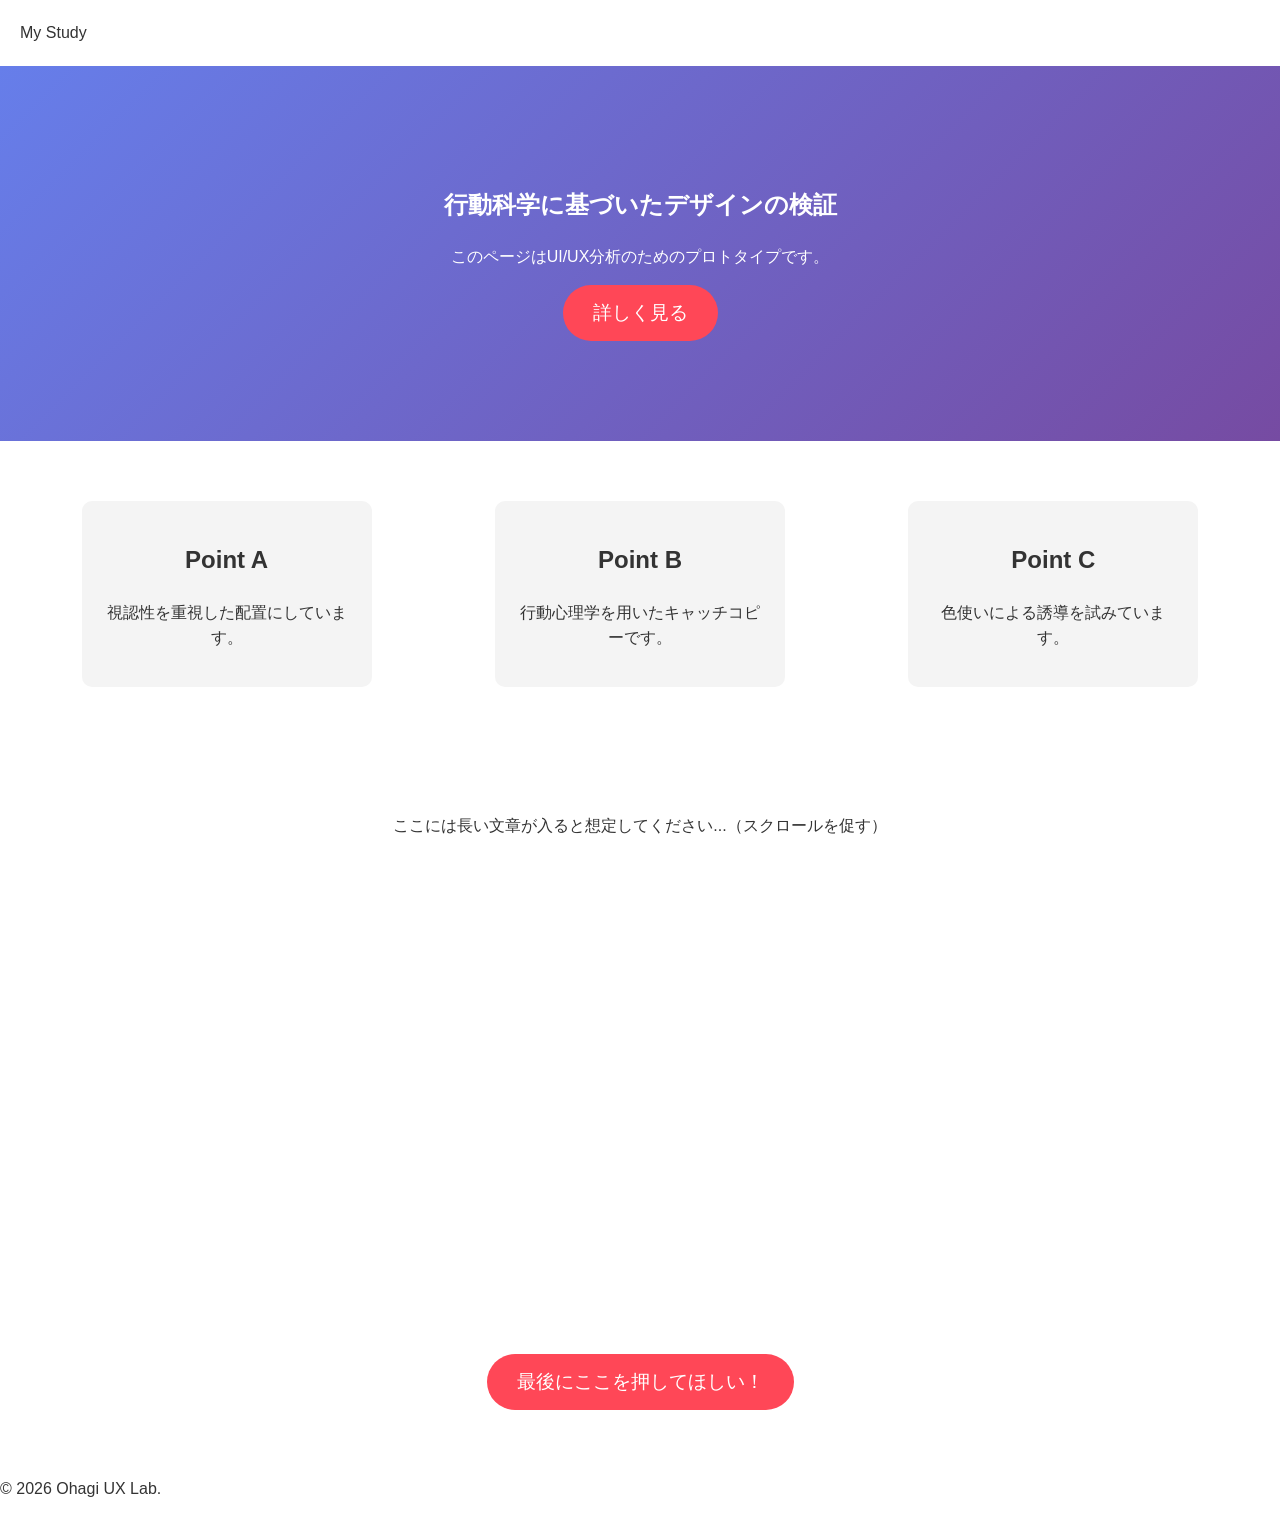
<file: index.html>
<!DOCTYPE html>
<html lang="ja">
<head>
    <meta charset="UTF-8">
    <meta name="viewport" content="width=device-width, initial-scale=1.0">
    <title>UI/UX研究プロトタイプ</title>
    <link rel="stylesheet" href="style.css">

    
        <script type="text/javascript">
    (function(c,l,a,r,i,t,y){
        c[a]=c[a]||function(){(c[a].q=c[a].q||[]).push(arguments)};
        t=l.createElement(r);t.async=1;t.src="https://www.clarity.ms/tag/"+i;
        y=l.getElementsByTagName(r)[0];y.parentNode.insertBefore(t,y);
    })(window, document, "clarity", "script", "wawbkwebaa");
</script>
 
</head>
<body>

    <header>
        <nav>
            <div class="logo">My Study</div>
        </nav>
    </header>

    <main>
        <section class="hero">
            <h1>行動科学に基づいたデザインの検証</h1>
            <p>このページはUI/UX分析のためのプロトタイプです。</p>
            <button class="cta-button" onclick="alert('クリックしたね！')">詳しく見る</button>
        </section>

        <section class="features">
            <div class="card">
                <h2>Point A</h2>
                <p>視認性を重視した配置にしています。</p>
            </div>
            <div class="card">
                <h2>Point B</h2>
                <p>行動心理学を用いたキャッチコピーです。</p>
            </div>
            <div class="card">
                <h2>Point C</h2>
                <p>色使いによる誘導を試みています。</p>
            </div>
        </section>

        <section class="content-body">
            <p>ここには長い文章が入ると想定してください...（スクロールを促す）</p>
            <div style="height: 500px;"></div>
            <button class="cta-button">最後にここを押してほしい！</button>
        </section>
    </main>

    <footer>
        <p>&copy; 2026 Ohagi UX Lab.</p>
    </footer>

</body>
</html>
</file>
<file: style.css>
body {
    font-family: 'Helvetica Neue', Arial, sans-serif;
    margin: 0;
    color: #333;
    line-height: 1.6;
}

header {
    background: #fff;
    padding: 20px;
    box-shadow: 0 2px 5px rgba(0,0,0,0.1);
}

.hero {
    text-align: center;
    padding: 100px 20px;
    background: linear-gradient(135deg, #667eea 0%, #764ba2 100%);
    color: white;
}

.cta-button {
    background: #ff4757;
    color: white;
    border: none;
    padding: 15px 30px;
    font-size: 1.2rem;
    border-radius: 50px;
    cursor: pointer;
    transition: transform 0.2s;
}

.cta-button:hover {
    transform: scale(1.1);
}

.features {
    display: flex;
    justify-content: space-around;
    padding: 50px 20px;
    flex-wrap: wrap;
}

.card {
    background: #f4f4f4;
    padding: 20px;
    margin: 10px;
    width: 250px;
    border-radius: 10px;
    text-align: center;
}

.content-body {
    text-align: center;
    padding: 50px;
}
</file>
<file: 卒研/style.css>
body {
    font-family: 'Helvetica Neue', Arial, sans-serif;
    margin: 0;
    color: #333;
    line-height: 1.6;
}

header {
    background: #fff;
    padding: 20px;
    box-shadow: 0 2px 5px rgba(0,0,0,0.1);
}

.hero {
    text-align: center;
    padding: 100px 20px;
    background: linear-gradient(135deg, #667eea 0%, #764ba2 100%);
    color: white;
}

.cta-button {
    background: #ff4757;
    color: white;
    border: none;
    padding: 15px 30px;
    font-size: 1.2rem;
    border-radius: 50px;
    cursor: pointer;
    transition: transform 0.2s;
}

.cta-button:hover {
    transform: scale(1.1);
}

.features {
    display: flex;
    justify-content: space-around;
    padding: 50px 20px;
    flex-wrap: wrap;
}

.card {
    background: #f4f4f4;
    padding: 20px;
    margin: 10px;
    width: 250px;
    border-radius: 10px;
    text-align: center;
}

.content-body {
    text-align: center;
    padding: 50px;
}
</file>
